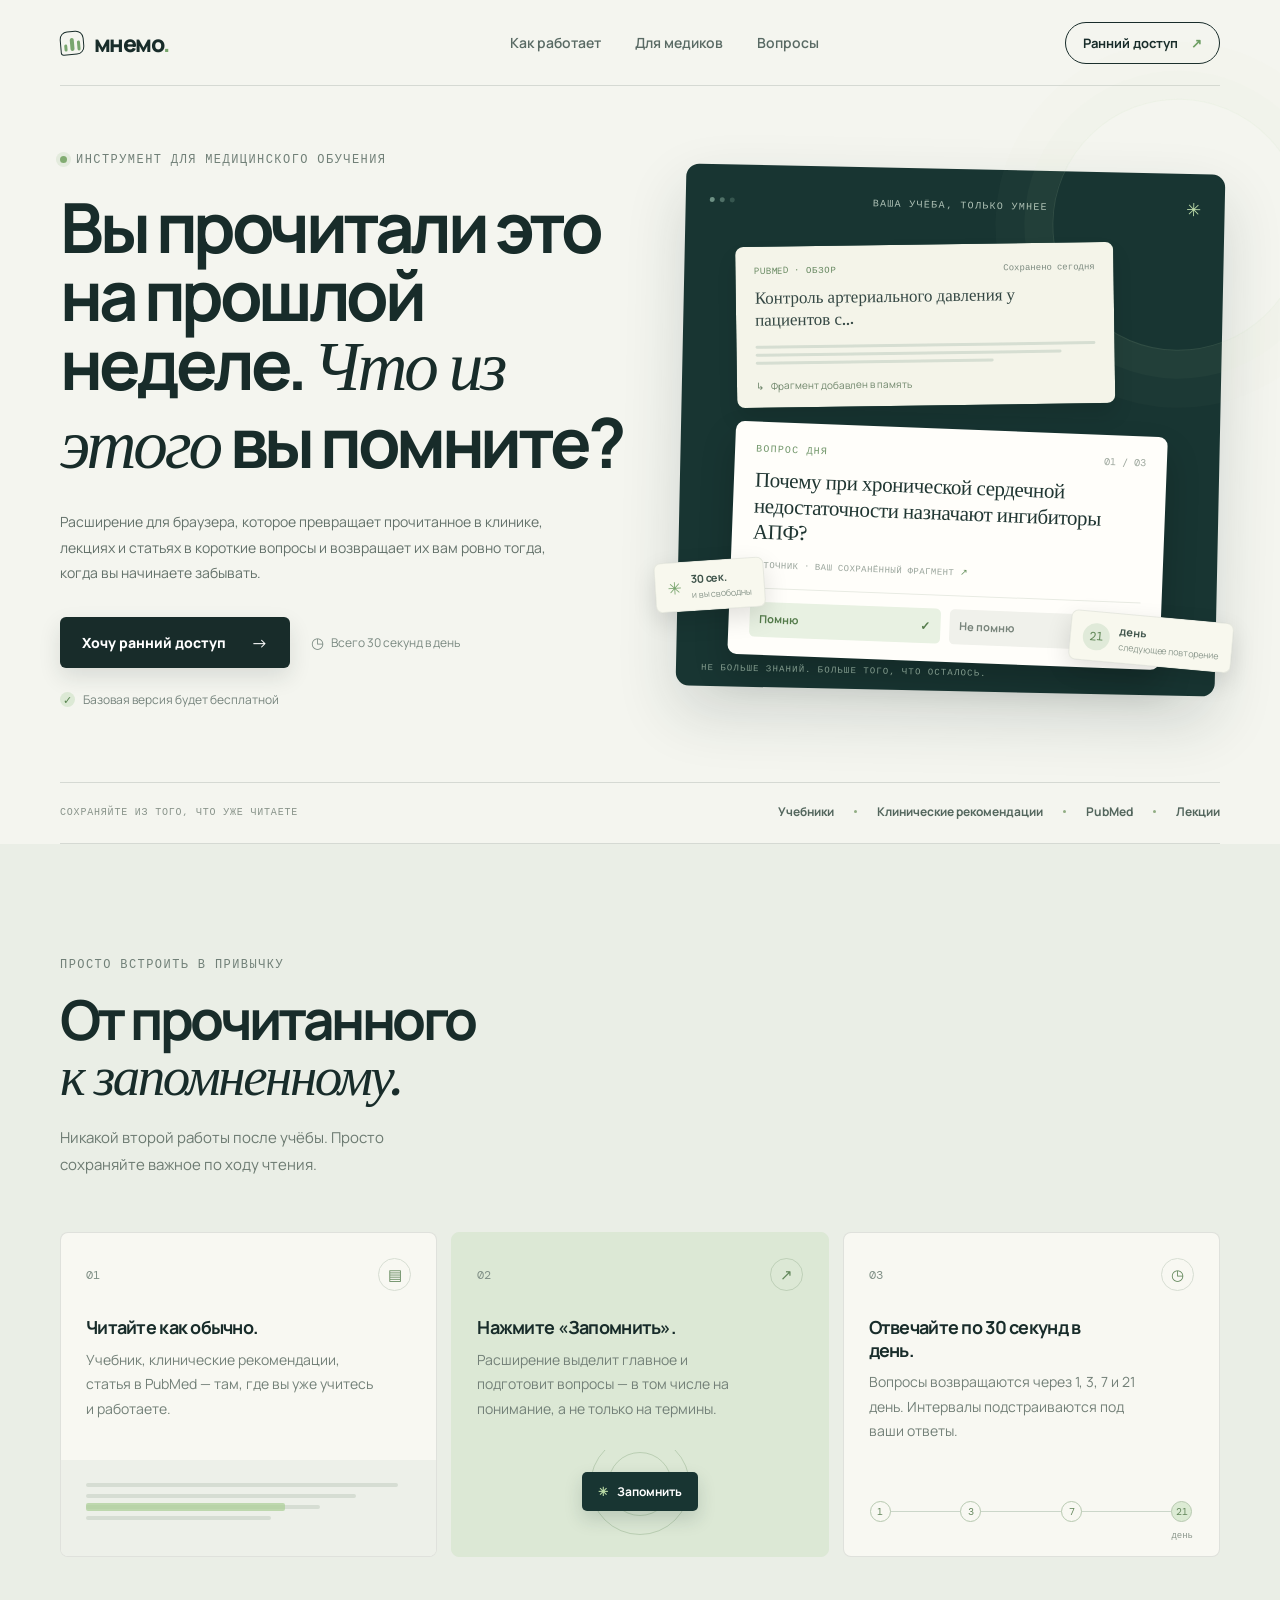
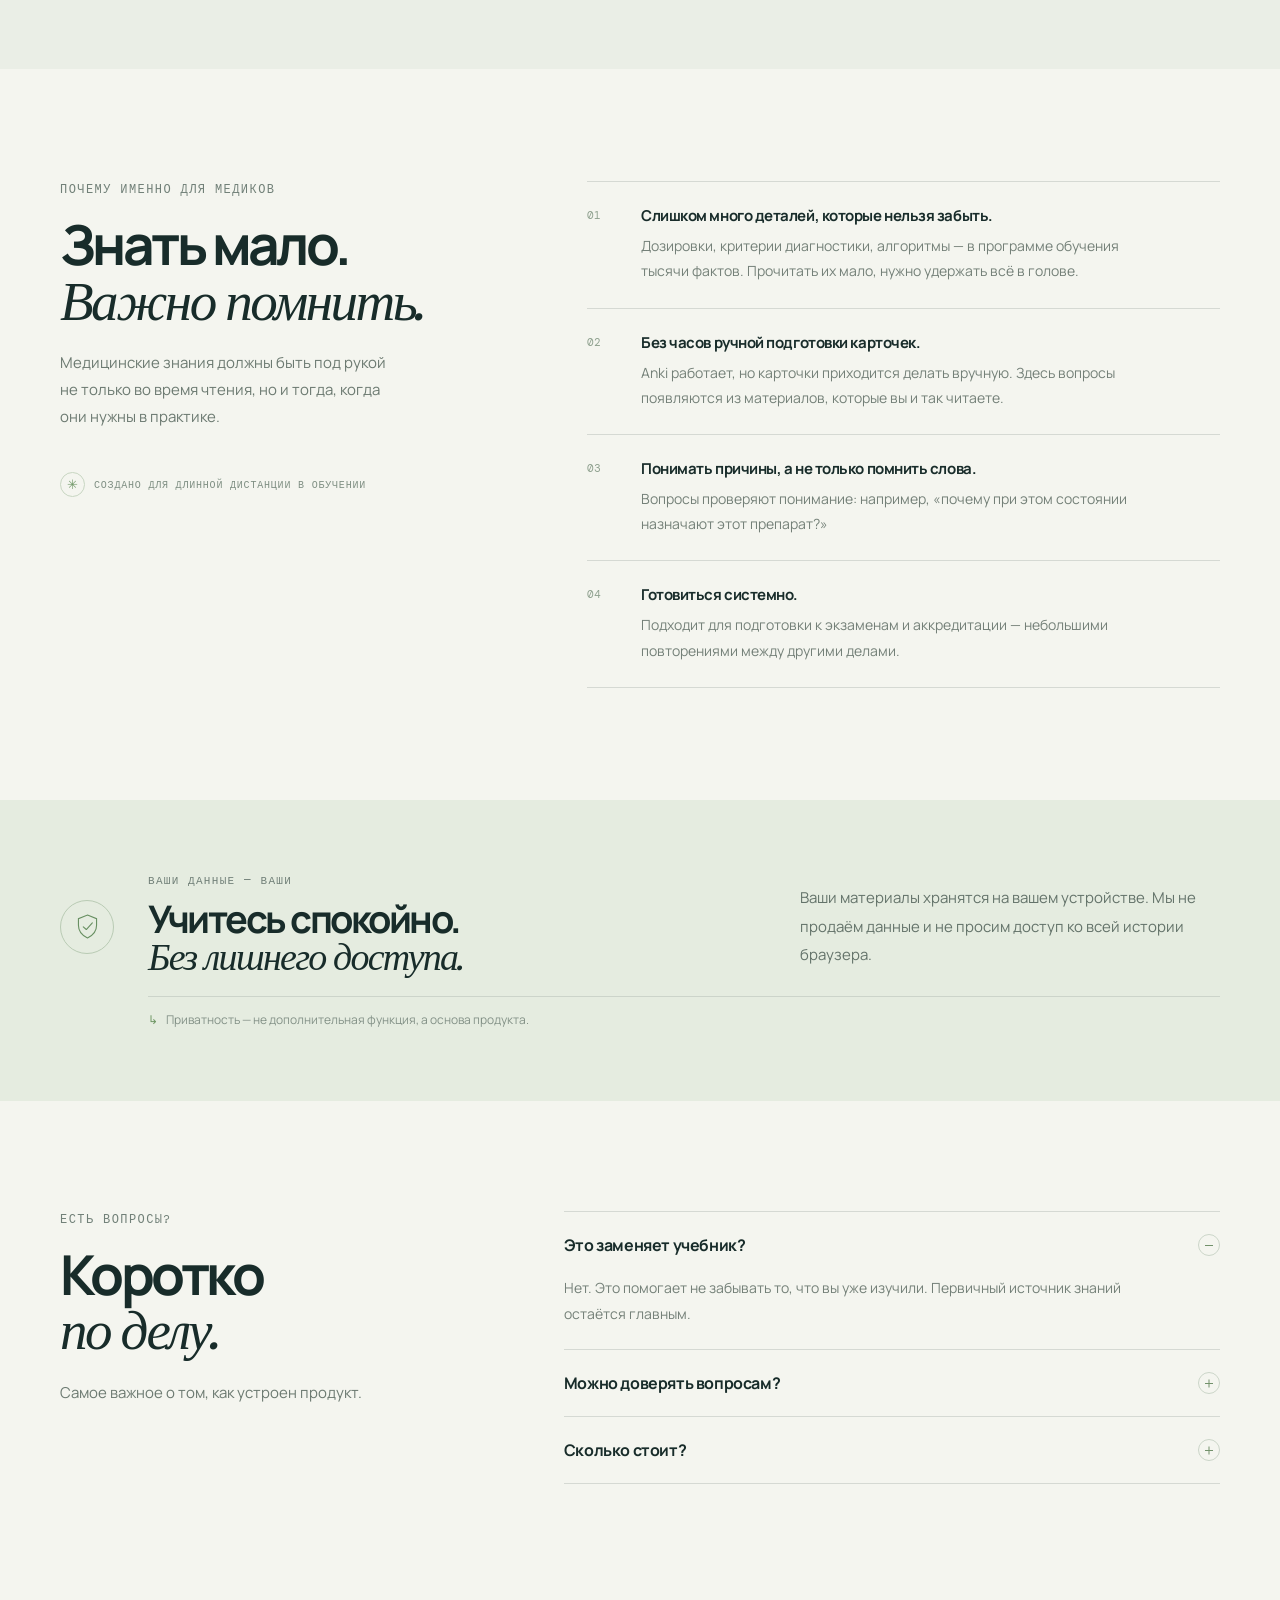
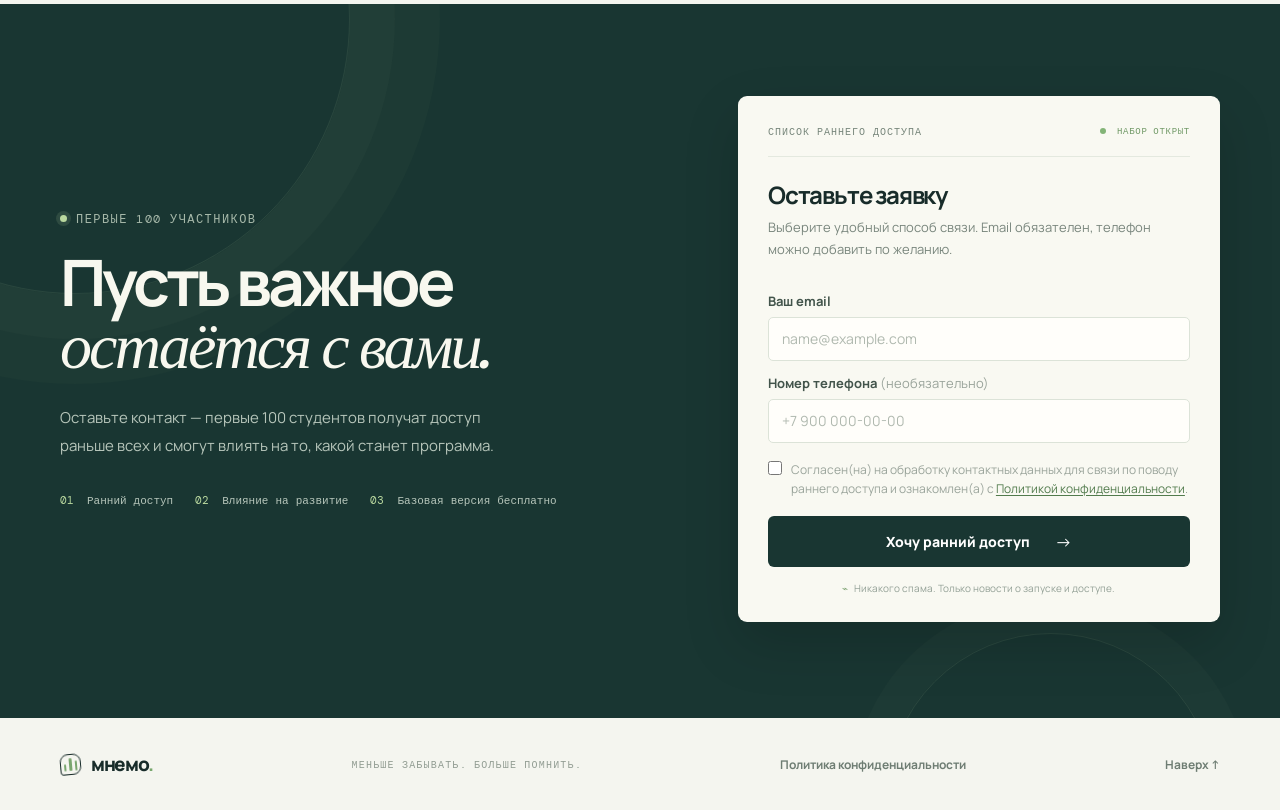
<file: index.html>
<!doctype html>
<html lang="ru">
<head>
  <meta charset="utf-8">
  <meta name="viewport" content="width=device-width, initial-scale=1">
  <meta name="theme-color" content="#f4f5ef">
  <meta name="description" content="Расширение для браузера, которое превращает прочитанное в короткие вопросы и помогает медицинским специалистам не забывать изученное.">
  <title>мнемо — помните важное из прочитанного</title>
  <link rel="preconnect" href="https://fonts.googleapis.com">
  <link rel="preconnect" href="https://fonts.gstatic.com" crossorigin>
  <link href="https://fonts.googleapis.com/css2?family=DM+Mono:wght@400;500&family=Manrope:wght@400;500;600;700;800&family=Newsreader:opsz,wght@6..72,400;6..72,500;6..72,600&display=swap" rel="stylesheet">
  <link rel="stylesheet" href="styles.css">
</head>
<body>
  <div class="page-shell">
    <header class="site-header wrap">
      <a class="brand" href="#top" aria-label="мнемо — на главную">
        <span class="brand-mark" aria-hidden="true"><span></span><span></span><span></span></span>
        <span>мнемо<span class="brand-dot">.</span></span>
      </a>
      <nav class="main-nav" aria-label="Основная навигация">
        <a href="#how">Как работает</a>
        <a href="#why">Для медиков</a>
        <a href="#faq">Вопросы</a>
      </nav>
      <a class="header-cta" href="#early-access">Ранний доступ <span aria-hidden="true">↗</span></a>
    </header>

    <main id="top">
      <section class="hero wrap">
        <div class="hero-copy">
          <div class="eyebrow"><span class="eyebrow-dot"></span> ИНСТРУМЕНТ ДЛЯ МЕДИЦИНСКОГО ОБУЧЕНИЯ</div>
          <h1>Вы прочитали это на прошлой неделе. <em>Что из этого</em> вы помните?</h1>
          <p class="hero-lead">Расширение для браузера, которое превращает прочитанное в клинике, лекциях и статьях в короткие вопросы и возвращает их вам ровно тогда, когда вы начинаете забывать.</p>
          <div class="hero-actions">
            <a class="button button-primary" href="#early-access">Хочу ранний доступ <span aria-hidden="true">→</span></a>
            <span class="hero-micro"><span class="micro-icon">◷</span> Всего 30 секунд в день</span>
          </div>
          <div class="hero-footnote"><span class="tiny-check">✓</span> Базовая версия будет бесплатной</div>
        </div>

        <div class="product-visual" aria-label="Иллюстрация интерфейса расширения: сохранённый фрагмент и карточка для повторения">
          <div class="visual-topline">
            <span class="browser-dots"><i></i><i></i><i></i></span>
            <span class="browser-label">ВАША УЧЁБА, ТОЛЬКО УМНЕЕ</span>
            <span class="visual-spark">✳</span>
          </div>
          <div class="source-card">
            <div class="source-meta"><span class="source-tag">PUBMED · ОБЗОР</span><span>Сохранено сегодня</span></div>
            <div class="source-title">Контроль артериального давления у пациентов с...</div>
            <div class="source-lines"><i></i><i></i><i></i></div>
            <div class="saved-label"><span>↳</span> Фрагмент добавлен в память</div>
          </div>
          <div class="review-card">
            <div class="review-head"><span class="review-label">ВОПРОС ДНЯ</span><span class="review-count">01 / 03</span></div>
            <div class="review-question">Почему при хронической сердечной недостаточности назначают ингибиторы АПФ?</div>
            <div class="review-source">ИСТОЧНИК · ВАШ СОХРАНЁННЫЙ ФРАГМЕНТ <span>↗</span></div>
            <div class="review-divider"></div>
            <div class="review-buttons"><span class="remember">Помню <b>✓</b></span><span class="forget">Не помню <b>↻</b></span></div>
          </div>
          <div class="floating-note note-left"><span class="note-icon">✳</span><span><b>30 сек.</b><small>и вы свободны</small></span></div>
          <div class="floating-note note-right"><span class="note-number">21</span><span><b>день</b><small>следующее повторение</small></span></div>
          <div class="visual-caption">НЕ БОЛЬШЕ ЗНАНИЙ. БОЛЬШЕ ТОГО, ЧТО ОСТАЛОСЬ.</div>
        </div>
      </section>

      <section class="signal-bar wrap" aria-label="Источники для сохранения">
        <span>СОХРАНЯЙТЕ ИЗ ТОГО, ЧТО УЖЕ ЧИТАЕТЕ</span>
        <div class="signal-items"><b>Учебники</b><i></i><b>Клинические рекомендации</b><i></i><b>PubMed</b><i></i><b>Лекции</b></div>
      </section>

      <section class="section how-section" id="how">
        <div class="wrap">
          <div class="section-heading">
            <div class="eyebrow">ПРОСТО ВСТРОИТЬ В ПРИВЫЧКУ</div>
            <h2>От прочитанного<br><em>к запомненному.</em></h2>
            <p>Никакой второй работы после учёбы. Просто сохраняйте важное по ходу чтения.</p>
          </div>
          <div class="steps-grid">
            <article class="step-card">
              <div class="step-top"><span class="step-number">01</span><span class="step-symbol symbol-book">▤</span></div>
              <h3>Читайте как обычно.</h3>
              <p>Учебник, клинические рекомендации, статья в PubMed — там, где вы уже учитесь и работаете.</p>
              <div class="step-visual reading-visual"><span class="paper-line long"></span><span class="paper-line"></span><span class="paper-line medium"></span><span class="paper-highlight"></span><span class="paper-line short"></span></div>
            </article>
            <article class="step-card step-card-featured">
              <div class="step-top"><span class="step-number">02</span><span class="step-symbol symbol-save">↗</span></div>
              <h3>Нажмите «Запомнить».</h3>
              <p>Расширение выделит главное и подготовит вопросы — в том числе на понимание, а не только на термины.</p>
              <div class="step-visual save-visual"><span class="save-chip"><span>✳</span> Запомнить</span><span class="save-orbit orbit-one"></span><span class="save-orbit orbit-two"></span><span class="save-core">✓</span></div>
            </article>
            <article class="step-card">
              <div class="step-top"><span class="step-number">03</span><span class="step-symbol symbol-time">◷</span></div>
              <h3>Отвечайте по 30 секунд в день.</h3>
              <p>Вопросы возвращаются через 1, 3, 7 и 21 день. Интервалы подстраиваются под ваши ответы.</p>
              <div class="step-visual timeline-visual"><span class="timeline-line"></span><span class="timeline-point p1">1</span><span class="timeline-point p2">3</span><span class="timeline-point p3">7</span><span class="timeline-point p4">21</span><small>день</small></div>
            </article>
          </div>
        </div>
      </section>

      <section class="section why-section" id="why">
        <div class="wrap why-layout">
          <div class="why-intro">
            <div class="eyebrow">ПОЧЕМУ ИМЕННО ДЛЯ МЕДИКОВ</div>
            <h2>Знать мало.<br><em>Важно помнить.</em></h2>
            <p>Медицинские знания должны быть под рукой не только во время чтения, но и тогда, когда они нужны в практике.</p>
            <div class="why-stamp"><span>✳</span> СОЗДАНО ДЛЯ ДЛИННОЙ ДИСТАНЦИИ В ОБУЧЕНИИ</div>
          </div>
          <div class="reason-list">
            <article class="reason-item"><span class="reason-index">01</span><div><h3>Слишком много деталей, которые нельзя забыть.</h3><p>Дозировки, критерии диагностики, алгоритмы — в программе обучения тысячи фактов. Прочитать их мало, нужно удержать всё в голове.</p></div></article>
            <article class="reason-item"><span class="reason-index">02</span><div><h3>Без часов ручной подготовки карточек.</h3><p>Anki работает, но карточки приходится делать вручную. Здесь вопросы появляются из материалов, которые вы и так читаете.</p></div></article>
            <article class="reason-item"><span class="reason-index">03</span><div><h3>Понимать причины, а не только помнить слова.</h3><p>Вопросы проверяют понимание: например, «почему при этом состоянии назначают этот препарат?»</p></div></article>
            <article class="reason-item"><span class="reason-index">04</span><div><h3>Готовиться системно.</h3><p>Подходит для подготовки к экзаменам и аккредитации — небольшими повторениями между другими делами.</p></div></article>
          </div>
        </div>
      </section>

      <section class="privacy-band">
        <div class="wrap privacy-inner">
          <div class="privacy-icon" aria-hidden="true"><svg viewBox="0 0 48 48" fill="none"><path d="M24 5 39 11v11c0 10-6.4 17-15 21C15.4 39 9 32 9 22V11L24 5Z" stroke="currentColor" stroke-width="1.8"/><path d="M17 24.5 22 29l10-11" stroke="currentColor" stroke-width="1.8" stroke-linecap="round" stroke-linejoin="round"/></svg></div>
          <div class="privacy-copy"><div class="eyebrow">ВАШИ ДАННЫЕ — ВАШИ</div><h2>Учитесь спокойно.<br><em>Без лишнего доступа.</em></h2></div>
          <p>Ваши материалы хранятся на вашем устройстве. Мы не продаём данные и не просим доступ ко всей истории браузера.</p>
          <div class="privacy-side-note"><span>↳</span> Приватность — не дополнительная функция, а основа продукта.</div>
        </div>
      </section>

      <section class="section faq-section" id="faq">
        <div class="wrap faq-layout">
          <div class="section-heading faq-heading"><div class="eyebrow">ЕСТЬ ВОПРОСЫ?</div><h2>Коротко<br><em>по делу.</em></h2><p>Самое важное о том, как устроен продукт.</p></div>
          <div class="faq-list">
            <details class="faq-item" open><summary>Это заменяет учебник?<span class="faq-plus"></span></summary><p>Нет. Это помогает не забывать то, что вы уже изучили. Первичный источник знаний остаётся главным.</p></details>
            <details class="faq-item"><summary>Можно доверять вопросам?<span class="faq-plus"></span></summary><p>Каждый вопрос показывает фрагмент источника, из которого он создан, чтобы вы всегда могли проверить информацию.</p></details>
            <details class="faq-item"><summary>Сколько стоит?<span class="faq-plus"></span></summary><p>Базовая версия будет бесплатной.</p></details>
          </div>
        </div>
      </section>

      <section class="access-section" id="early-access">
        <div class="wrap access-layout">
          <div class="access-copy">
            <div class="eyebrow eyebrow-light"><span class="eyebrow-dot"></span> ПЕРВЫЕ 100 УЧАСТНИКОВ</div>
            <h2>Пусть важное<br><em>остаётся с вами.</em></h2>
            <p>Оставьте контакт — первые 100 студентов получат доступ раньше всех и смогут влиять на то, какой станет программа.</p>
            <div class="access-points"><span><b>01</b> Ранний доступ</span><span><b>02</b> Влияние на развитие</span><span><b>03</b> Базовая версия бесплатно</span></div>
          </div>
          <div class="form-card">
            <div class="form-card-top"><span class="form-kicker">СПИСОК РАННЕГО ДОСТУПА</span><span class="form-status"><i></i> НАБОР ОТКРЫТ</span></div>
            <h3>Оставьте заявку</h3>
            <p class="form-intro">Выберите удобный способ связи. Email обязателен, телефон можно добавить по желанию.</p>
            <!-- Перед публикацией замените your-email@example.com на адрес, на который должны приходить заявки. -->
            <form class="signup-form" action="https://usebasin.com/f/0119582a7691" method="POST">
              <input type="hidden" name="_subject" value="Заявка на ранний доступ — мнемо">
              <input type="hidden" name="_template" value="table">
              <input type="text" name="_honey" class="honeypot" tabindex="-1" autocomplete="off" aria-hidden="true">
              <label for="email">Ваш email</label>
              <input id="email" name="email" type="email" placeholder="name@example.com" autocomplete="email" required>
              <label for="phone">Номер телефона <span>(необязательно)</span></label>
              <input id="phone" name="phone" type="tel" placeholder="+7 900 000-00-00" autocomplete="tel">
              <label class="consent"><input type="checkbox" name="consent" value="Согласен(на) на обработку контактных данных" required><span>Согласен(на) на обработку контактных данных для связи по поводу раннего доступа и ознакомлен(а) с <a href="privacy.html" target="_blank" rel="noopener">Политикой конфиденциальности</a>.</span></label>
              <button class="button button-submit" type="submit">Хочу ранний доступ <span aria-hidden="true">→</span></button>
              <div class="form-note"><span>⌁</span> Никакого спама. Только новости о запуске и доступе.</div>
            </form>
          </div>
        </div>
        <div class="access-orb orb-a"></div><div class="access-orb orb-b"></div>
      </section>
    </main>

    <footer class="site-footer wrap">
      <a class="brand footer-brand" href="#top"><span class="brand-mark" aria-hidden="true"><span></span><span></span><span></span></span><span>мнемо<span class="brand-dot">.</span></span></a>
      <span class="footer-caption">МЕНЬШЕ ЗАБЫВАТЬ. БОЛЬШЕ ПОМНИТЬ.</span>
      <a class="back-top" href="privacy.html">Политика конфиденциальности</a>
      <a class="back-top" href="#top">Наверх ↑</a>
    </footer>
  </div>
</body>
</html>
</file>
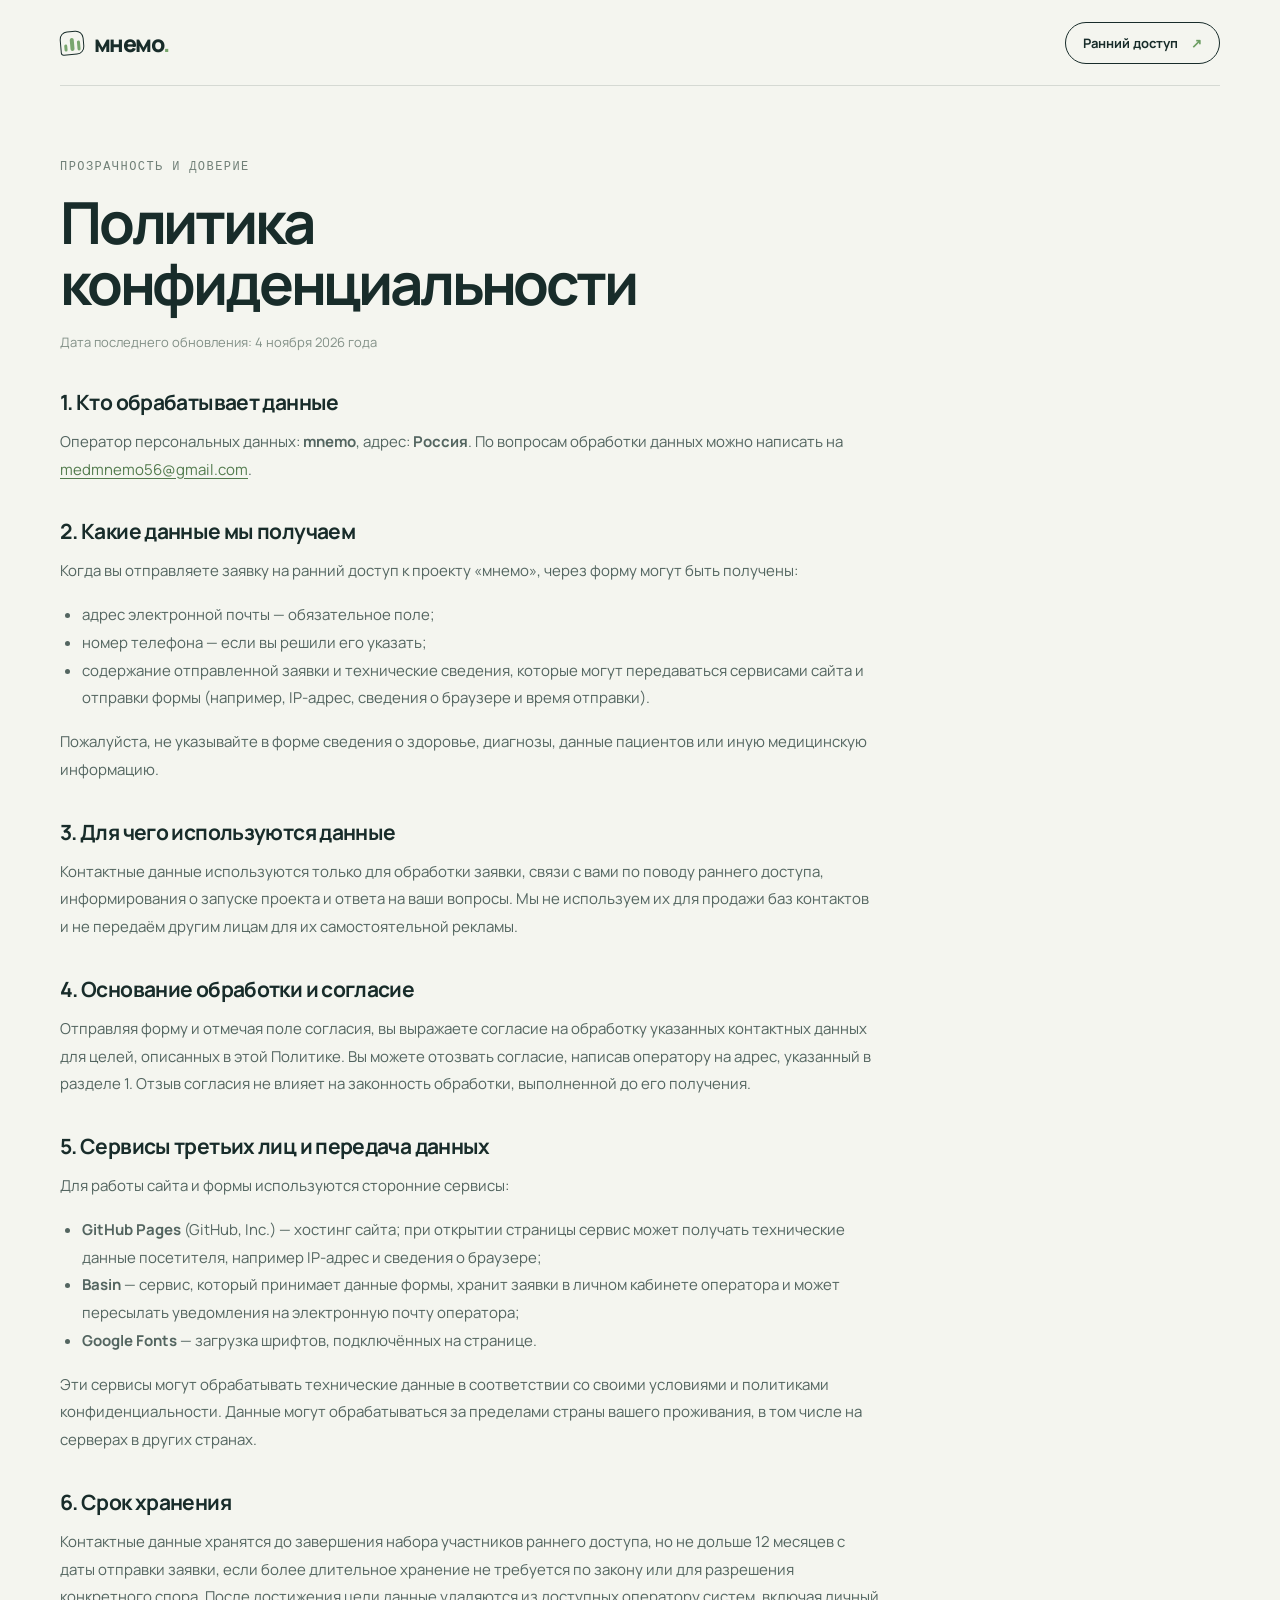
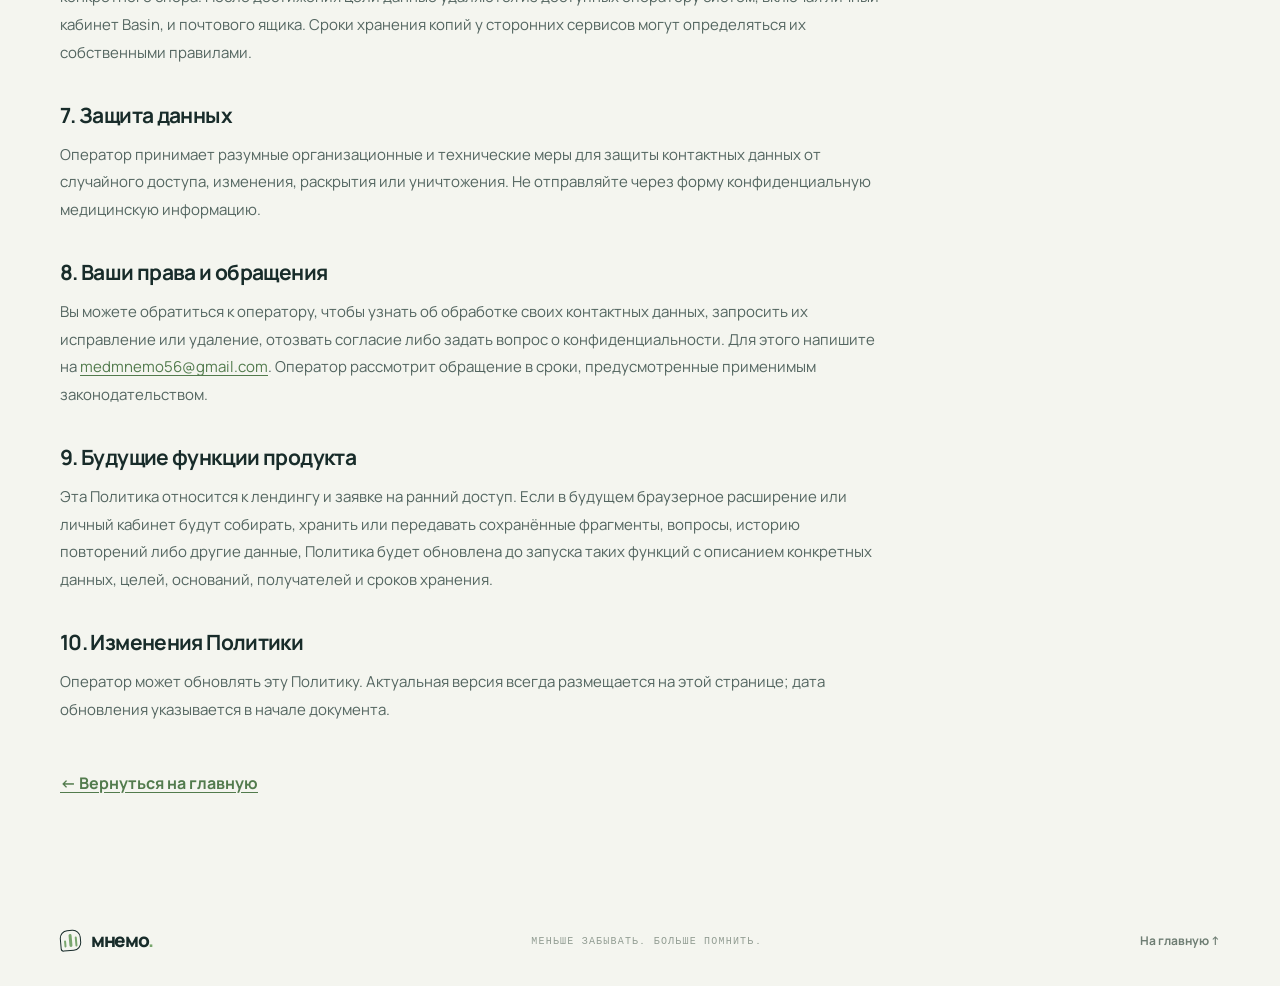
<file: privacy.html>
<!doctype html>
<html lang="ru">
<head>
  <meta charset="utf-8">
  <meta name="viewport" content="width=device-width, initial-scale=1">
  <meta name="theme-color" content="#f4f5ef">
  <meta name="description" content="Политика конфиденциальности проекта «мнемо». Информация об обработке контактных данных при заявке на ранний доступ.">
  <title>Политика конфиденциальности — мнемо</title>
  <link rel="preconnect" href="https://fonts.googleapis.com">
  <link rel="preconnect" href="https://fonts.gstatic.com" crossorigin>
  <link href="https://fonts.googleapis.com/css2?family=DM+Mono:wght@400;500&family=Manrope:wght@400;500;600;700;800&family=Newsreader:opsz,wght@6..72,400;6..72,500;6..72,600&display=swap" rel="stylesheet">
  <link rel="stylesheet" href="styles.css">
  <style>
    .policy-main { padding: 72px 0 100px; }
    .policy-content { max-width: 820px; }
    .policy-content h1 { margin: 18px 0 16px; font-size: clamp(38px, 5vw, 58px); line-height: 1.05; letter-spacing: -.055em; }
    .policy-content .updated { color: #829087; font-size: 13px; margin-bottom: 34px; }
    .policy-content h2 { margin: 34px 0 12px; font-size: 21px; letter-spacing: -.03em; }
    .policy-content p, .policy-content li { color: #536560; font-size: 15px; line-height: 1.85; }
    .policy-content ul { padding-left: 22px; }
    .policy-content a { color: #527b4d; text-decoration: underline; text-underline-offset: 3px; }
    .policy-notice { margin: 26px 0; padding: 18px 20px; border-left: 3px solid #8fbf83; background: #e9ede5; color: #536560; font-size: 14px; line-height: 1.75; }
    .policy-back { display: inline-flex; margin-top: 34px; color: #527b4d; font-weight: 700; }
    @media (max-width: 700px) { .policy-main { padding: 48px 0 70px; } .policy-content p, .policy-content li { font-size: 14px; } }
  </style>
</head>
<body>
  <div class="page-shell">
    <header class="site-header wrap">
      <a class="brand" href="index.html" aria-label="мнемо — на главную">
        <span class="brand-mark" aria-hidden="true"><span></span><span></span><span></span></span>
        <span>мнемо<span class="brand-dot">.</span></span>
      </a>
      <a class="header-cta" href="index.html#early-access">Ранний доступ <span aria-hidden="true">↗</span></a>
    </header>

    <main class="policy-main wrap">
      <article class="policy-content">
        <div class="eyebrow">ПРОЗРАЧНОСТЬ И ДОВЕРИЕ</div>
        <h1>Политика конфиденциальности</h1>
        <p class="updated">Дата последнего обновления: 4 ноября 2026 года</p>

        <h2>1. Кто обрабатывает данные</h2>
        <p>Оператор персональных данных: <strong>mnemo</strong>, адрес: <strong>Россия</strong>. По вопросам обработки данных можно написать на <a href="https://mail.google.com/mail/?view=cm&fs=1&to=medmnemo56@gmail.com" target="_blank">medmnemo56@gmail.com</a>.</p>

        <h2>2. Какие данные мы получаем</h2>
        <p>Когда вы отправляете заявку на ранний доступ к проекту «мнемо», через форму могут быть получены:</p>
        <ul>
          <li>адрес электронной почты — обязательное поле;</li>
          <li>номер телефона — если вы решили его указать;</li>
          <li>содержание отправленной заявки и технические сведения, которые могут передаваться сервисами сайта и отправки формы (например, IP-адрес, сведения о браузере и время отправки).</li>
        </ul>
        <p>Пожалуйста, не указывайте в форме сведения о здоровье, диагнозы, данные пациентов или иную медицинскую информацию.</p>

        <h2>3. Для чего используются данные</h2>
        <p>Контактные данные используются только для обработки заявки, связи с вами по поводу раннего доступа, информирования о запуске проекта и ответа на ваши вопросы. Мы не используем их для продажи баз контактов и не передаём другим лицам для их самостоятельной рекламы.</p>

        <h2>4. Основание обработки и согласие</h2>
        <p>Отправляя форму и отмечая поле согласия, вы выражаете согласие на обработку указанных контактных данных для целей, описанных в этой Политике. Вы можете отозвать согласие, написав оператору на адрес, указанный в разделе 1. Отзыв согласия не влияет на законность обработки, выполненной до его получения.</p>

        <h2>5. Сервисы третьих лиц и передача данных</h2>
        <p>Для работы сайта и формы используются сторонние сервисы:</p>
        <ul>
          <li><strong>GitHub Pages</strong> (GitHub, Inc.) — хостинг сайта; при открытии страницы сервис может получать технические данные посетителя, например IP-адрес и сведения о браузере;</li>
          <li><strong>Basin</strong> — сервис, который принимает данные формы, хранит заявки в личном кабинете оператора и может пересылать уведомления на электронную почту оператора;</li>
          <li><strong>Google Fonts</strong> — загрузка шрифтов, подключённых на странице.</li>
        </ul>
        <p>Эти сервисы могут обрабатывать технические данные в соответствии со своими условиями и политиками конфиденциальности. Данные могут обрабатываться за пределами страны вашего проживания, в том числе на серверах в других странах.</p>

        <h2>6. Срок хранения</h2>
        <p>Контактные данные хранятся до завершения набора участников раннего доступа, но не дольше 12 месяцев с даты отправки заявки, если более длительное хранение не требуется по закону или для разрешения конкретного спора. После достижения цели данные удаляются из доступных оператору систем, включая личный кабинет Basin, и почтового ящика. Сроки хранения копий у сторонних сервисов могут определяться их собственными правилами.</p>

        <h2>7. Защита данных</h2>
        <p>Оператор принимает разумные организационные и технические меры для защиты контактных данных от случайного доступа, изменения, раскрытия или уничтожения. Не отправляйте через форму конфиденциальную медицинскую информацию.</p>

        <h2>8. Ваши права и обращения</h2>
        <p>Вы можете обратиться к оператору, чтобы узнать об обработке своих контактных данных, запросить их исправление или удаление, отозвать согласие либо задать вопрос о конфиденциальности. Для этого напишите на <a href="https://mail.google.com/mail/?view=cm&fs=1&to=medmnemo56@gmail.com" target="_blank">medmnemo56@gmail.com</a>. Оператор рассмотрит обращение в сроки, предусмотренные применимым законодательством.</p>

        <h2>9. Будущие функции продукта</h2>
        <p>Эта Политика относится к лендингу и заявке на ранний доступ. Если в будущем браузерное расширение или личный кабинет будут собирать, хранить или передавать сохранённые фрагменты, вопросы, историю повторений либо другие данные, Политика будет обновлена до запуска таких функций с описанием конкретных данных, целей, оснований, получателей и сроков хранения.</p>

        <h2>10. Изменения Политики</h2>
        <p>Оператор может обновлять эту Политику. Актуальная версия всегда размещается на этой странице; дата обновления указывается в начале документа.</p>

        <a class="policy-back" href="index.html">← Вернуться на главную</a>
      </article>
    </main>

    <footer class="site-footer wrap">
      <a class="brand footer-brand" href="index.html"><span class="brand-mark" aria-hidden="true"><span></span><span></span><span></span></span><span>мнемо<span class="brand-dot">.</span></span></a>
      <span class="footer-caption">МЕНЬШЕ ЗАБЫВАТЬ. БОЛЬШЕ ПОМНИТЬ.</span>
      <a class="back-top" href="index.html">На главную ↑</a>
    </footer>
  </div>
</body>
</html>
</file>
<file: styles.css>
:root {
  --ink: #182c2a;
  --ink-soft: #536560;
  --paper: #f4f5ef;
  --paper-deep: #e9ede5;
  --white: #fffefa;
  --green: #b7d6a7;
  --green-strong: #8fbf83;
  --line: rgba(24, 44, 42, .14);
  --serif: "Newsreader", Georgia, serif;
  --sans: "Manrope", Arial, sans-serif;
  --mono: "DM Mono", monospace;
}

* { box-sizing: border-box; }
html { scroll-behavior: smooth; scroll-padding-top: 24px; }
body { margin: 0; background: var(--paper); color: var(--ink); font-family: var(--sans); -webkit-font-smoothing: antialiased; }
a { color: inherit; text-decoration: none; }
button, input { font: inherit; }
.wrap { width: min(1160px, calc(100% - 56px)); margin: 0 auto; }
.page-shell { overflow: hidden; }

.site-header { height: 86px; display: flex; align-items: center; justify-content: space-between; border-bottom: 1px solid var(--line); }
.brand { display: inline-flex; align-items: center; gap: 10px; font-size: 23px; font-weight: 800; letter-spacing: -.07em; }
.brand-dot { color: #77a66c; }
.brand-mark { width: 24px; height: 24px; display: flex; align-items: end; gap: 3px; padding: 3px; border: 1.5px solid var(--ink); border-radius: 8px 8px 8px 3px; transform: rotate(-5deg); }
.brand-mark span { display: block; width: 4px; border-radius: 3px; background: #79a66e; }
.brand-mark span:nth-child(1) { height: 7px; }.brand-mark span:nth-child(2) { height: 13px; }.brand-mark span:nth-child(3) { height: 10px; }
.main-nav { display: flex; gap: 34px; margin-left: 95px; color: #596a64; font-size: 12px; font-weight: 600; }
.main-nav a:hover, .back-top:hover { color: #67935f; }
.header-cta { border: 1px solid var(--ink); border-radius: 999px; padding: 11px 17px; font-size: 11px; font-weight: 700; transition: .2s ease; }
.header-cta span { margin-left: 10px; color: #6c9d62; }.header-cta:hover { background: var(--ink); color: white; }

.hero { min-height: 650px; display: grid; grid-template-columns: 1.03fr .97fr; align-items: center; gap: 48px; padding-top: 65px; padding-bottom: 74px; }
.eyebrow { display: flex; align-items: center; gap: 9px; font: 10px var(--mono); letter-spacing: .12em; color: #718078; }
.eyebrow-dot { width: 7px; height: 7px; border-radius: 50%; background: #82ac72; box-shadow: 0 0 0 4px rgba(130,172,114,.15); }
h1, h2, h3, p { margin-top: 0; }
.hero h1 { max-width: 620px; margin: 26px 0 22px; font-size: clamp(45px, 5.4vw, 70px); line-height: .99; letter-spacing: -.065em; font-weight: 700; }
h1 em, h2 em { font-family: var(--serif); font-weight: 400; letter-spacing: -.045em; }
.hero-lead { max-width: 510px; color: #63716a; font-size: 14px; line-height: 1.85; }
.hero-actions { display: flex; align-items: center; gap: 21px; margin-top: 31px; flex-wrap: wrap; }
.button { min-height: 51px; display: inline-flex; align-items: center; justify-content: center; gap: 25px; padding: 0 22px; border: 0; border-radius: 6px; font-size: 12px; font-weight: 800; cursor: pointer; transition: transform .2s ease, background .2s ease; }
.button:hover { transform: translateY(-2px); }
.button-primary { color: #fff; background: var(--ink); box-shadow: 0 9px 22px rgba(24,44,42,.12); }.button-primary:hover { background: #294641; }
.button-primary span, .button-submit span { font-size: 17px; font-weight: 400; }
.hero-micro { color: #7a8981; font-size: 10px; }.micro-icon { margin-right: 5px; font-size: 15px; vertical-align: -1px; }
.hero-footnote { margin-top: 23px; color: #75837c; font-size: 10px; }.tiny-check { display: inline-grid; place-items: center; width: 15px; height: 15px; margin-right: 6px; border-radius: 50%; background: #dce9d5; color: #56824d; font-size: 9px; }

.product-visual { position: relative; min-height: 480px; padding: 23px 24px 28px; border-radius: 13px; background: #183532; box-shadow: 0 26px 60px rgba(22,52,47,.16); color: #f3f4e9; transform: rotate(1.2deg); }
.product-visual::before { content: ""; position: absolute; width: 250px; height: 250px; top: -75px; right: -80px; border: 1px solid rgba(192,217,177,.14); border-radius: 50%; box-shadow: 0 0 0 28px rgba(192,217,177,.035), 0 0 0 57px rgba(192,217,177,.025); }
.visual-topline { display: flex; align-items: center; justify-content: space-between; margin-bottom: 29px; color: #adc0b5; }
.browser-dots { display: flex; gap: 5px; }.browser-dots i { width: 5px; height: 5px; border-radius: 50%; background: #6d9184; }.browser-dots i:nth-child(2) { opacity: .65; }.browser-dots i:nth-child(3) { opacity: .35; }
.browser-label { font: 8px var(--mono); letter-spacing: .13em; }.visual-spark { color: #bcdba9; font-size: 18px; }
.source-card { position: relative; width: 77%; margin-left: 6%; padding: 17px 18px 14px; border: 1px solid rgba(226,238,218,.14); border-radius: 8px; background: #f4f4e9; color: #344743; transform: rotate(-2deg); box-shadow: 0 12px 20px rgba(0,0,0,.1); }
.source-meta { display: flex; justify-content: space-between; gap: 12px; color: #7d8b80; font: 7px var(--mono); }.source-tag { color: #64865e; letter-spacing: .08em; }
.source-title { max-width: 300px; margin-top: 13px; font: 500 15px/1.3 var(--serif); }.source-lines { display: grid; gap: 5px; margin-top: 12px; }.source-lines i { height: 3px; border-radius: 2px; background: #d6ded2; }.source-lines i:nth-child(2) { width: 90%; }.source-lines i:nth-child(3) { width: 70%; }
.saved-label { margin-top: 14px; color: #6f866b; font-size: 8px; }.saved-label span { margin-right: 5px; }
.review-card { position: relative; width: 88%; margin: 23px 0 0 6%; padding: 20px 21px 18px; border-radius: 9px; background: #fffefa; color: #203632; box-shadow: 0 18px 34px rgba(0,0,0,.2); transform: rotate(1deg); }
.review-head { display: flex; align-items: center; justify-content: space-between; }.review-label { color: #71966a; font: 8px var(--mono); letter-spacing: .12em; }.review-count { color: #9ca69c; font: 8px var(--mono); }
.review-question { max-width: 400px; margin: 15px 0 12px; font: 500 21px/1.23 var(--serif); letter-spacing: -.02em; }.review-source { color: #9aa59c; font: 7px var(--mono); letter-spacing: .05em; }.review-source span { color: #66915e; }
.review-divider { height: 1px; margin: 17px 0 13px; background: #e8ebe3; }.review-buttons { display: flex; gap: 9px; }.review-buttons span { flex: 1; padding: 9px 10px; border-radius: 5px; font-size: 9px; font-weight: 700; }.review-buttons b { float: right; font-size: 12px; }.remember { background: #e8f1e2; color: #557c4c; }.forget { background: #f0f1eb; color: #78847b; }
.floating-note { position: absolute; z-index: 2; display: flex; align-items: center; gap: 9px; padding: 9px 12px; border: 1px solid rgba(32,58,50,.08); border-radius: 7px; background: #f8f8ee; color: #3f544b; box-shadow: 0 9px 24px rgba(0,0,0,.12); }.floating-note b { display: block; font-size: 9px; }.floating-note small { display: block; margin-top: 2px; color: #8a978c; font-size: 7px; }.note-left { left: -23px; bottom: 76px; transform: rotate(-5deg); }.note-icon { color: #79a56e; font-size: 17px; }.note-right { right: -17px; bottom: 29px; transform: rotate(4deg); }.note-number { display: grid; place-items: center; width: 27px; height: 27px; border-radius: 50%; background: #e0ead9; color: #5d8554; font: 12px var(--mono); }
.visual-caption { position: absolute; bottom: 13px; left: 25px; color: #829b8d; font: 7px var(--mono); letter-spacing: .13em; }

.signal-bar { display: flex; justify-content: space-between; align-items: center; padding: 20px 0 23px; border-top: 1px solid var(--line); border-bottom: 1px solid var(--line); color: #89948b; font: 8px var(--mono); letter-spacing: .08em; }
.signal-items { display: flex; align-items: center; gap: 20px; color: #53665d; font: 600 10px var(--sans); letter-spacing: 0; }.signal-items i { width: 3px; height: 3px; border-radius: 50%; background: #91ad83; }
.section { padding: 112px 0; }.how-section { background: #eaeee6; }
.section-heading h2, .why-intro h2, .privacy-copy h2 { margin: 20px 0 14px; font-size: clamp(39px, 4.3vw, 55px); line-height: .99; letter-spacing: -.065em; }.section-heading > p, .why-intro > p { max-width: 390px; color: #6c7a71; font-size: 12px; line-height: 1.8; }
.steps-grid { display: grid; grid-template-columns: repeat(3, 1fr); gap: 14px; margin-top: 54px; }.step-card { position: relative; min-height: 325px; overflow: hidden; padding: 25px 25px 0; border: 1px solid rgba(24,44,42,.11); border-radius: 8px; background: #f8f8f2; }.step-card-featured { background: #dce8d5; border-color: #dce8d5; }
.step-top { display: flex; align-items: center; justify-content: space-between; }.step-number { color: #809087; font: 10px var(--mono); }.step-symbol { display: grid; place-items: center; width: 33px; height: 33px; border: 1px solid #d7ded3; border-radius: 50%; color: #61865a; font-size: 15px; }.symbol-save { border-color: rgba(70,113,64,.2); }.step-card h3 { max-width: 220px; margin: 25px 0 9px; font-size: 18px; line-height: 1.25; letter-spacing: -.04em; }.step-card p { max-width: 290px; margin: 0; color: #738078; font-size: 11px; line-height: 1.75; }
.step-visual { position: absolute; right: 0; bottom: 0; left: 0; height: 96px; overflow: hidden; }.reading-visual { padding: 23px 25px; background: #edf0e9; }.paper-line { display: block; width: 83%; height: 4px; margin-bottom: 7px; border-radius: 5px; background: #d6ddd3; }.paper-line.long { width: 96%; }.paper-line.medium { width: 72%; }.paper-line.short { width: 57%; }.paper-highlight { position: absolute; top: 43px; left: 25px; width: 53%; height: 8px; border-radius: 2px; background: rgba(172,207,150,.7); }
.save-visual { height: 106px; }.save-chip { position: absolute; z-index: 2; top: 22px; left: 50%; display: flex; align-items: center; gap: 9px; padding: 11px 16px; border-radius: 5px; background: #183532; color: #fff; font-size: 10px; font-weight: 700; transform: translateX(-50%); box-shadow: 0 8px 18px rgba(24,53,50,.17); }.save-chip span { color: #b9d9a5; }.save-orbit { position: absolute; left: 50%; top: 34px; width: 64px; height: 64px; border: 1px solid rgba(84,127,76,.25); border-radius: 50%; transform: translate(-50%,-50%); }.orbit-two { width: 100px; height: 100px; top: 35px; }.save-core { position: absolute; bottom: -29px; left: 50%; display: grid; place-items: center; width: 26px; height: 26px; border-radius: 50%; background: #8caf7d; color: #fff; font-size: 11px; transform: translateX(-50%); }
.timeline-visual { height: 88px; padding: 30px 29px; }.timeline-line { position: absolute; top: 43px; left: 33px; right: 35px; height: 1px; background: #cbd6c9; }.timeline-point { position: absolute; top: 33px; display: grid; place-items: center; width: 21px; height: 21px; border: 1px solid #b7c9b0; border-radius: 50%; background: #f8f8f2; color: #63865b; font: 8px var(--mono); }.p1 { left: 26px; }.p2 { left: 31%; }.p3 { left: 58%; }.p4 { right: 27px; background: #dcebd4; }.timeline-visual small { position: absolute; top: 61px; right: 26px; color: #8b978c; font: 7px var(--mono); }

.why-section { background: var(--paper); }.why-layout { display: grid; grid-template-columns: .8fr 1.2fr; gap: 105px; }.why-intro { position: sticky; top: 40px; align-self: start; }.why-intro > p { max-width: 340px; }.why-stamp { display: flex; align-items: center; gap: 9px; margin-top: 42px; color: #7f8f83; font: 8px var(--mono); letter-spacing: .08em; }.why-stamp span { display: grid; place-items: center; width: 25px; height: 25px; border: 1px solid #c7d5c1; border-radius: 50%; color: #73996a; font-size: 13px; }
.reason-list { border-top: 1px solid var(--line); }.reason-item { display: grid; grid-template-columns: 38px 1fr; gap: 16px; padding: 23px 0 24px; border-bottom: 1px solid var(--line); }.reason-index { padding-top: 3px; color: #8fa18f; font: 9px var(--mono); }.reason-item h3 { margin: 0 0 7px; font-size: 15px; letter-spacing: -.03em; }.reason-item p { max-width: 500px; margin: 0; color: #748078; font-size: 11px; line-height: 1.8; }

.privacy-band { padding: 73px 0; background: #e5ece0; }.privacy-inner { display: grid; grid-template-columns: 62px 1fr 1fr; align-items: center; column-gap: 26px; row-gap: 15px; }.privacy-icon { display: grid; place-items: center; width: 54px; height: 54px; border: 1px solid #b9cbb4; border-radius: 50%; color: #668e60; }.privacy-icon svg { width: 29px; height: 29px; }.privacy-copy .eyebrow { font-size: 9px; }.privacy-copy h2 { margin: 13px 0 0; font-size: 38px; }.privacy-inner > p { max-width: 420px; margin: 0 0 0 auto; color: #64736a; font-size: 12px; line-height: 1.9; }.privacy-side-note { grid-column: 2 / 4; padding-top: 14px; border-top: 1px solid rgba(24,44,42,.12); color: #839187; font-size: 9px; }.privacy-side-note span { margin-right: 6px; color: #6f9765; }

.faq-section { padding: 110px 0 120px; }.faq-layout { display: grid; grid-template-columns: .75fr 1.25fr; gap: 110px; }.faq-heading { align-self: start; }.faq-list { border-top: 1px solid var(--line); }.faq-item { border-bottom: 1px solid var(--line); }.faq-item summary { position: relative; display: flex; align-items: center; justify-content: space-between; gap: 20px; padding: 22px 0; cursor: pointer; list-style: none; font-size: 14px; font-weight: 700; letter-spacing: -.025em; }.faq-item summary::-webkit-details-marker { display: none; }.faq-plus { position: relative; flex: 0 0 22px; width: 22px; height: 22px; border: 1px solid #cbd5c8; border-radius: 50%; }.faq-plus::before, .faq-plus::after { content: ""; position: absolute; top: 10px; left: 6px; width: 8px; height: 1px; background: #72916b; }.faq-plus::after { transform: rotate(90deg); transition: transform .2s ease; }.faq-item[open] .faq-plus::after { transform: rotate(0); }.faq-item p { max-width: 590px; margin: -3px 40px 22px 0; color: #748078; font-size: 11px; line-height: 1.85; }

.access-section { position: relative; overflow: hidden; padding: 92px 0 96px; background: #193632; color: #f8f8ef; }.access-layout { position: relative; z-index: 1; display: grid; grid-template-columns: 1fr .82fr; align-items: center; gap: 90px; }.eyebrow-light { color: #a6b8a9; }.eyebrow-light .eyebrow-dot { background: #b9d89f; box-shadow: 0 0 0 4px rgba(185,216,159,.13); }.access-copy h2 { margin: 24px 0 19px; font-size: clamp(44px, 5vw, 64px); line-height: .98; letter-spacing: -.065em; }.access-copy > p { max-width: 455px; color: #b6c5ba; font-size: 13px; line-height: 1.85; }.access-points { display: flex; flex-wrap: wrap; gap: 10px 22px; margin-top: 34px; color: #b6c5ba; font: 8px var(--mono); }.access-points b { margin-right: 6px; color: #b9d89f; font-weight: 400; }
.form-card { padding: 29px 30px 27px; border-radius: 9px; background: #f9f9f2; color: var(--ink); box-shadow: 0 22px 55px rgba(0,0,0,.16); }.form-card-top { display: flex; justify-content: space-between; align-items: center; gap: 12px; padding-bottom: 18px; border-bottom: 1px solid #e4e9df; }.form-kicker { color: #77867b; font: 8px var(--mono); letter-spacing: .1em; }.form-status { color: #6f9865; font: 7px var(--mono); letter-spacing: .08em; }.form-status i { display: inline-block; width: 6px; height: 6px; margin-right: 5px; border-radius: 50%; background: #83b477; }.form-card h3 { margin: 21px 0 5px; font-size: 24px; letter-spacing: -.05em; }.form-intro { margin-bottom: 19px; color: #79867d; font-size: 10px; line-height: 1.7; }.signup-form { display: flex; flex-direction: column; }.signup-form > label:not(.consent) { margin: 13px 0 7px; color: #42544b; font-size: 10px; font-weight: 700; }.signup-form > label span { color: #9aa49b; font-weight: 400; }.signup-form > input:not([type="hidden"]) { width: 100%; height: 44px; padding: 0 13px; border: 1px solid #dce3d8; border-radius: 5px; outline: none; background: #fffefa; color: var(--ink); font-size: 11px; transition: border .2s, box-shadow .2s; }.signup-form > input:focus { border-color: #88a77a; box-shadow: 0 0 0 3px rgba(136,167,122,.13); }.signup-form > input::placeholder { color: #b0b9af; }.honeypot { position: absolute !important; left: -9999px !important; opacity: 0 !important; }.consent { display: flex; align-items: flex-start; gap: 9px; margin: 17px 0 18px; color: #7d8980; font-size: 9px; line-height: 1.6; }.consent input { width: 14px; height: 14px; flex: 0 0 14px; margin: 1px 0 0; accent-color: #638a5a; }.button-submit { width: 100%; color: white; background: #193632; }.button-submit:hover { background: #2a4b45; }.form-note { margin-top: 14px; color: #93a096; text-align: center; font-size: 8px; }.form-note span { margin-right: 4px; color: #7ca271; }
.access-orb { position: absolute; border: 1px solid rgba(184,215,164,.1); border-radius: 50%; pointer-events: none; }.orb-a { width: 550px; height: 550px; top: -260px; left: -200px; box-shadow: 0 0 0 45px rgba(184,215,164,.025), 0 0 0 90px rgba(184,215,164,.02); }.orb-b { width: 330px; height: 330px; right: 5%; bottom: -245px; box-shadow: 0 0 0 35px rgba(184,215,164,.025); }

.site-footer { min-height: 92px; display: flex; align-items: center; justify-content: space-between; }.footer-brand { font-size: 19px; }.footer-brand .brand-mark { width: 21px; height: 21px; }.footer-caption { color: #929d93; font: 8px var(--mono); letter-spacing: .12em; }.back-top { color: #6e7d73; font-size: 10px; font-weight: 700; }

@media (max-width: 900px) {
  .hero { grid-template-columns: 1fr  .9fr; gap: 25px; }.hero h1 { font-size: clamp(42px, 5.6vw, 58px); }.product-visual { min-height: 440px; padding-right: 18px; padding-left: 18px; }.review-question { font-size: 18px; }.why-layout, .faq-layout { gap: 55px; }.access-layout { gap: 45px; }.main-nav { margin-left: 20px; gap: 18px; }
}
@media (max-width: 700px) {
  .wrap { width: min(100% - 36px, 540px); }.site-header { height: 70px; }.main-nav { display: none; }.header-cta { padding: 9px 12px; font-size: 10px; }.brand { font-size: 21px; }
  .hero { display: flex; flex-direction: column; align-items: stretch; gap: 48px; padding-top: 58px; padding-bottom: 55px; }.hero h1 { max-width: 570px; font-size: clamp(46px, 11vw, 63px); }.hero-lead { font-size: 13px; }.product-visual { width: min(100%, 470px); min-height: 455px; margin: 0 auto; }.source-card { width: 82%; }.review-card { width: 91%; margin-left: 4%; }.note-left { left: -8px; }.note-right { right: -7px; }
  .signal-bar { align-items: flex-start; flex-direction: column; gap: 16px; padding: 18px 0; }.signal-items { flex-wrap: wrap; gap: 9px 13px; }.section { padding: 78px 0; }.section-heading h2, .why-intro h2 { font-size: 47px; }.steps-grid { grid-template-columns: 1fr; gap: 12px; margin-top: 35px; }.step-card { min-height: 300px; }.step-card h3 { max-width: 290px; }.step-card p { max-width: 420px; }
  .why-layout, .faq-layout { grid-template-columns: 1fr; gap: 38px; }.why-intro { position: static; }.why-stamp { margin-top: 25px; }.reason-item { grid-template-columns: 30px 1fr; }.privacy-band { padding: 58px 0; }.privacy-inner { grid-template-columns: 52px 1fr; gap: 18px 15px; }.privacy-icon { width: 47px; height: 47px; }.privacy-copy h2 { font-size: 34px; }.privacy-inner > p { grid-column: 1 / -1; margin: 0; }.privacy-side-note { grid-column: 1 / -1; }
  .faq-layout { gap: 30px; }.faq-section { padding: 78px 0 85px; }.faq-item summary { font-size: 13px; }.access-section { padding: 70px 0; }.access-layout { grid-template-columns: 1fr; gap: 35px; }.access-copy h2 { font-size: 53px; }.form-card { padding: 24px 21px; }.site-footer { min-height: 83px; }.footer-caption { display: none; }
}
@media (max-width: 380px) {
  .wrap { width: calc(100% - 30px); }.header-cta { font-size: 9px; }.hero h1 { font-size: 43px; }.product-visual { padding: 18px 13px 27px; }.source-card { margin-left: 3%; }.review-card { margin-left: 2%; padding: 17px 15px; }.review-question { font-size: 17px; }.note-left { left: -6px; }.note-right { right: -5px; }.access-points { flex-direction: column; gap: 10px; }
}
@media (prefers-reduced-motion: reduce) { html { scroll-behavior: auto; } *, *::before, *::after { transition-duration: .01ms !important; animation-duration: .01ms !important; } }

/* Readability adjustments: font sizes only; layout, colors, copy and behavior remain unchanged. */
.main-nav { font-size: 14px; }
.header-cta { font-size: 13px; }
.eyebrow { font-size: 12px; }
.button { font-size: 14px; }
.hero-micro, .hero-footnote { font-size: 12px; }
.tiny-check { font-size: 11px; }
.browser-label { font-size: 10px; }
.source-meta { font-size: 9px; }
.source-title { font-size: 17px; }
.saved-label { font-size: 10px; }
.review-label, .review-count { font-size: 10px; }
.review-source { font-size: 9px; }
.review-buttons span { font-size: 11px; }
.floating-note b { font-size: 11px; }
.floating-note small { font-size: 9px; }
.visual-caption { font-size: 9px; }
.signal-bar { font-size: 10px; }
.signal-items { font-size: 12px; }
.section-heading > p, .why-intro > p { font-size: 15px; }
.step-number { font-size: 12px; }
.step-card p { font-size: 14px; }
.save-chip { font-size: 12px; }
.timeline-point { font-size: 10px; }
.timeline-visual small { font-size: 9px; }
.why-stamp { font-size: 10px; }
.reason-index { font-size: 11px; }
.reason-item p { font-size: 14px; }
.privacy-copy .eyebrow { font-size: 11px; }
.privacy-inner > p { font-size: 15px; }
.privacy-side-note { font-size: 12px; }
.faq-item summary { font-size: 16px; }
.faq-item p { font-size: 14px; }
.access-copy > p { font-size: 15px; }
.access-points { font-size: 11px; }
.form-kicker { font-size: 10px; }
.form-status { font-size: 9px; }
.form-intro { font-size: 13px; }
.signup-form > label:not(.consent) { font-size: 13px; }
.signup-form > input:not([type="hidden"]) { font-size: 14px; }
.consent { font-size: 12px; }
.form-note { font-size: 10px; }
.footer-caption { font-size: 10px; }
.back-top { font-size: 12px; }
@media (max-width: 380px) {
  .header-cta { font-size: 11px; }
}

/* Privacy policy link inside the early-access consent. */
.consent a { color: #527b4d; text-decoration: underline; text-underline-offset: 2px; }
</file>
